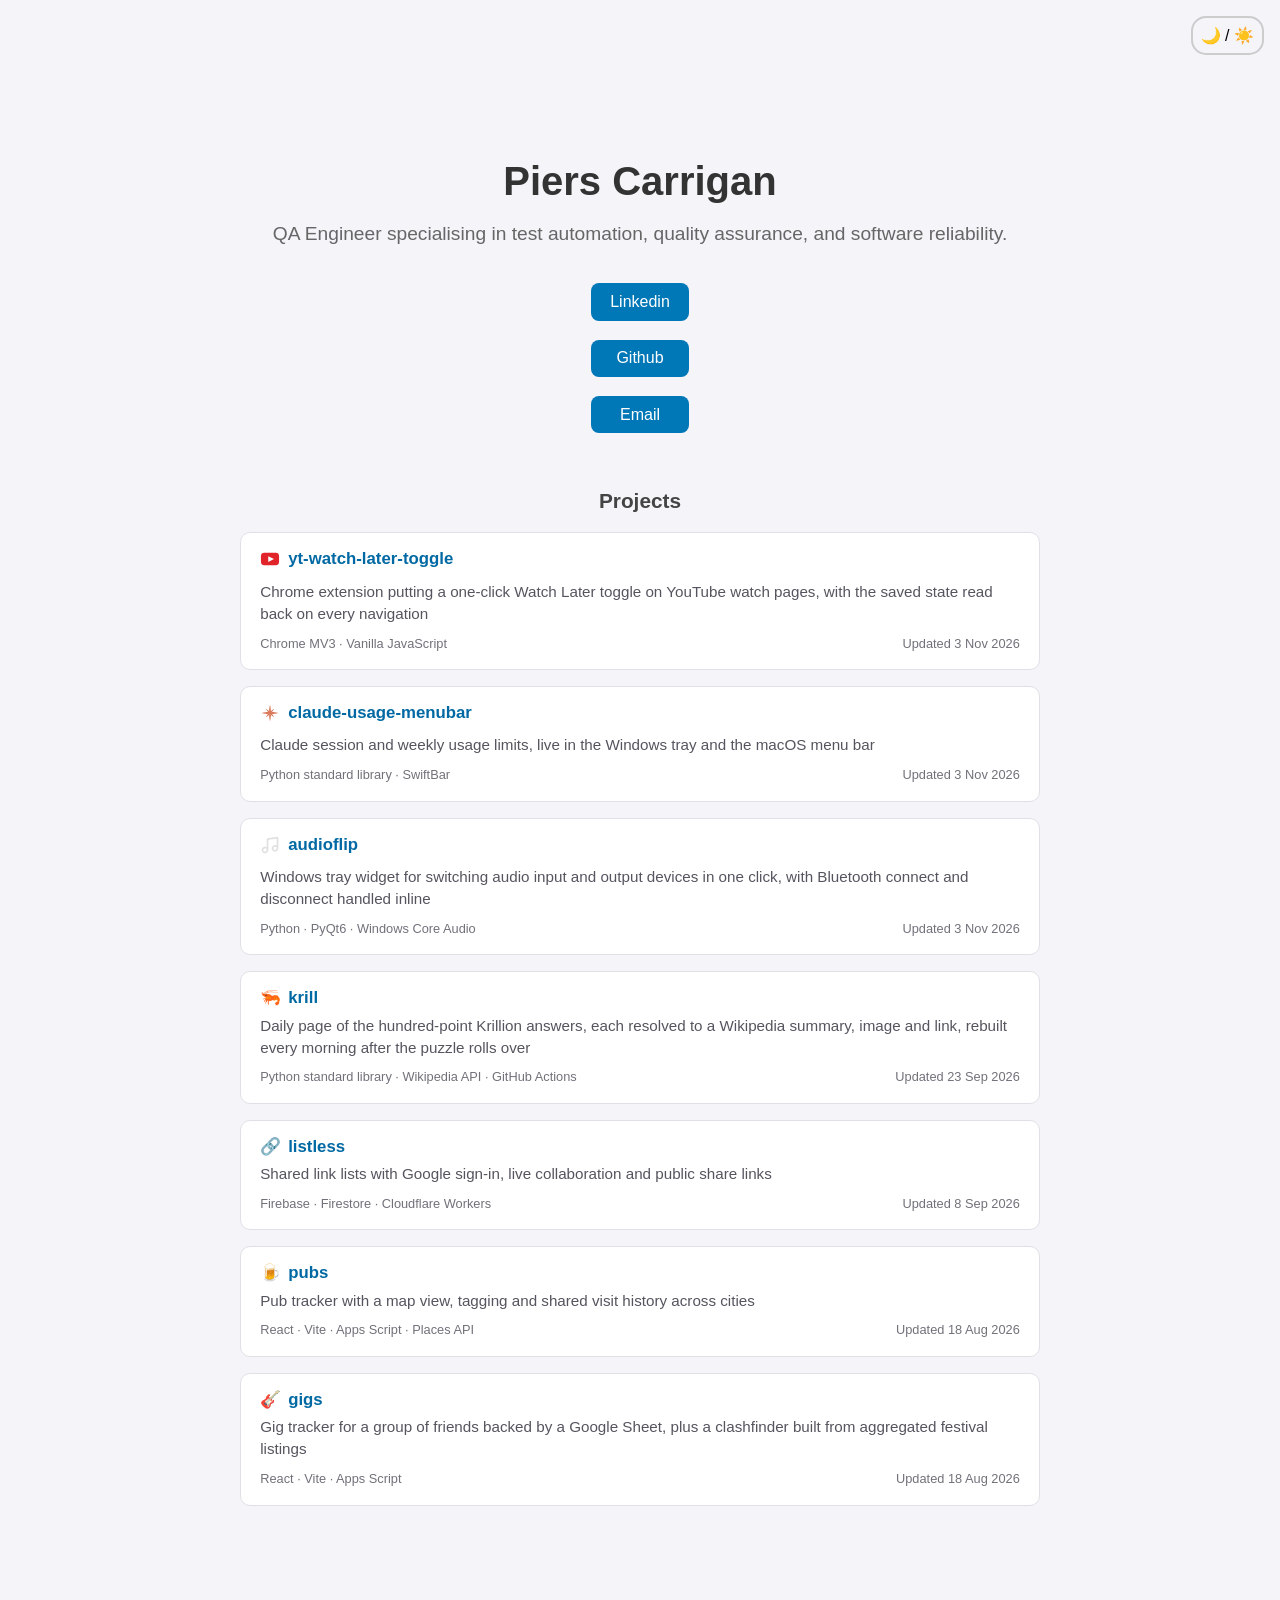
<file: index.html>
<!DOCTYPE html>

<html lang="en">
  <head>
    <meta charset="UTF-8" />
    <meta name="viewport" content="width=device-width, initial-scale=1.0" />
    <meta name="description" content="The official website of Piers Carrigan - professional profile, portfolio, and contact information." />
    <meta property="og:type" content="profile" />
    <meta property="og:title" content="Piers Carrigan - QA Engineer" />
    <meta
      property="og:description"
      content="The official website of Piers Carrigan - QA engineer, tester, and software quality specialist."
    />
    <meta property="og:url" content="https://piers.qa/" />
    <meta property="og:image" content="https://piers.qa/assets/favicon.png" />
    <meta name="twitter:card" content="summary" />
    <meta name="twitter:title" content="Piers Carrigan - QA Engineer" />
    <meta name="twitter:description" content="The official site of Piers Carrigan - QA engineer and software quality professional." />
    <meta name="twitter:image" content="https://piers.qa/assets/favicon.png" />
    <meta name="color-scheme" content="light dark" />
    <script>
      // Both run before first paint, which is why they live here and not at the
      // end of <body>.
      // The project list stays hidden until the live dates have sorted it, so it
      // never shows in its baked order (removed by the script further down).
      document.documentElement.classList.add("projects-pending");

      // The theme is decided here so a cold load paints in the right theme
      // straight away. Applied at the end of <body>, the page painted light and
      // then faded to dark through the body's background transition.
      (() => {
        let stored = null;
        try {
          stored = localStorage.getItem("theme");
        } catch {}
        const dark = stored ? stored === "dark" : window.matchMedia("(prefers-color-scheme: dark)").matches;
        document.documentElement.classList.toggle("dark", dark);
        document.documentElement.style.colorScheme = dark ? "dark" : "light";
      })();
    </script>
    <link rel="stylesheet" href="style.css" />
    <link rel="icon" href="assets/favicon.png" type="image/png" />
    <link rel="canonical" href="https://piers.qa/" />
    <script type="application/ld+json">
      {
        "@context": "https://schema.org",
        "@type": "Person",
        "name": "Piers Carrigan",
        "url": "https://piers.qa",
        "sameAs": ["https://www.linkedin.com/in/pierscarrigan/", "https://github.com/pjcc"]
      }
    </script>

    <title>Piers Carrigan - QA Engineer | piers.qa</title>
  </head>
  <body>
    <div class="container">
      <header>
        <button id="darkModeToggle" class="toggle-btn">🌙 / ☀️</button>
        <h1>Piers Carrigan</h1>
        <p class="intro">QA Engineer specialising in test automation, quality assurance, and software reliability.</p>
      </header>
      <main>
        <a href="https://www.linkedin.com/in/pierscarrigan/" class="btn" aria-label="Link to Piers Carrigan's Linkedin">Linkedin</a><br />
        <a href="https://github.com/pjcc" class="btn" aria-label="Link to Piers Carrigan's Github">Github</a><br />
        <a href="mailto:piers.carrigan+githubpages@gmail.com" class="btn" aria-label="Email link for Piers Carrigan">Email</a>

        <section class="portfolio" aria-labelledby="portfolio-heading">
          <h2 id="portfolio-heading">Projects</h2>
          <ul class="projects">
            <li class="project">
              <h3>
                <a href="https://github.com/pjcc/yt-watch-later-toggle"><img class="icon" src="assets/projects/youtube-play.svg" alt="" width="20" height="20" /><span>yt-watch-later-toggle</span></a>
              </h3>
              <p>Chrome extension putting a one-click Watch Later toggle on YouTube watch pages, with the saved state read back on every navigation</p>
              <p class="meta">
                <span class="tech">Chrome MV3 &middot; Vanilla JavaScript</span>
                <span class="updated">Updated <time datetime="2026-11-03T14:54:35Z" data-repo="yt-watch-later-toggle">3 Nov 2026</time></span>
              </p>
            </li>
            <li class="project">
              <h3>
                <a href="https://github.com/pjcc/claude-usage-menubar"><img class="icon" src="assets/projects/claude-usage.svg" alt="" width="20" height="20" /><span>claude-usage-menubar</span></a>
              </h3>
              <p>Claude session and weekly usage limits, live in the Windows tray and the macOS menu bar</p>
              <p class="meta">
                <span class="tech">Python standard library &middot; SwiftBar</span>
                <span class="updated">Updated <time datetime="2026-11-03T14:36:13Z" data-repo="claude-usage-menubar">3 Nov 2026</time></span>
              </p>
            </li>
            <li class="project">
              <h3>
                <a href="https://github.com/pjcc/audioflip"><img class="icon" src="assets/projects/audioflip.ico" alt="" width="20" height="20" /><span>audioflip</span></a>
              </h3>
              <p>Windows tray widget for switching audio input and output devices in one click, with Bluetooth connect and disconnect handled inline</p>
              <p class="meta">
                <span class="tech">Python &middot; PyQt6 &middot; Windows Core Audio</span>
                <span class="updated">Updated <time datetime="2026-11-03T14:32:23Z" data-repo="audioflip">3 Nov 2026</time></span>
              </p>
            </li>
            <li class="project">
              <h3>
                <a href="https://github.com/pjcc/krill"><span class="icon" aria-hidden="true">&#129424;</span><span>krill</span></a>
              </h3>
              <p>Daily page of the hundred-point Krillion answers, each resolved to a Wikipedia summary, image and link, rebuilt every morning after the puzzle rolls over</p>
              <p class="meta">
                <span class="tech">Python standard library &middot; Wikipedia API &middot; GitHub Actions</span>
                <span class="updated">Updated <time datetime="2026-09-23T11:34:44Z" data-repo="krill" data-author="pjcc">23 Sep 2026</time></span>
              </p>
            </li>
            <li class="project">
              <h3>
                <a href="https://github.com/pjcc/listless"><span class="icon" aria-hidden="true">&#128279;</span><span>listless</span></a>
              </h3>
              <p>Shared link lists with Google sign-in, live collaboration and public share links</p>
              <p class="meta">
                <span class="tech">Firebase &middot; Firestore &middot; Cloudflare Workers</span>
                <span class="updated">Updated <time datetime="2026-09-08T20:45:06Z" data-repo="listless">8 Sep 2026</time></span>
              </p>
            </li>
            <li class="project">
              <h3>
                <a href="https://github.com/pjcc/pubs"><span class="icon" aria-hidden="true">&#127866;</span><span>pubs</span></a>
              </h3>
              <p>Pub tracker with a map view, tagging and shared visit history across cities</p>
              <p class="meta">
                <span class="tech">React &middot; Vite &middot; Apps Script &middot; Places API</span>
                <span class="updated">Updated <time datetime="2026-08-18T14:26:42Z" data-repo="pubs">18 Aug 2026</time></span>
              </p>
            </li>
            <li class="project">
              <h3>
                <a href="https://github.com/pjcc/gigs"><span class="icon" aria-hidden="true">&#127928;</span><span>gigs</span></a>
              </h3>
              <p>Gig tracker for a group of friends backed by a Google Sheet, plus a clashfinder built from aggregated festival listings</p>
              <p class="meta">
                <span class="tech">React &middot; Vite &middot; Apps Script</span>
                <span class="updated">Updated <time datetime="2026-08-18T14:26:38Z" data-repo="gigs">18 Aug 2026</time></span>
              </p>
            </li>
          </ul>
        </section>
      </main>
      <footer></footer>
    </div>
    <script>
      // The commit dates are baked into the markup so the cards are right with
      // no JS and when the API is unreachable or rate-limited. This refreshes
      // them from GitHub when it answers, so they cannot silently go stale.
      (() => {
        const list = document.querySelector(".projects");
        const stamp = (li) => li.querySelector("time")?.getAttribute("datetime") || "";

        // Newest first. The list stays hidden (projects-pending, set in <head>)
        // until the live dates have settled, so it appears once in its final
        // order rather than painting the baked order and then reshuffling.
        const sortCards = () => {
          [...list.children]
            .sort((a, b) => stamp(b).localeCompare(stamp(a)))
            .forEach((li) => list.appendChild(li));
        };
        const reveal = () => document.documentElement.classList.remove("projects-pending");

        const times = [...document.querySelectorAll("time[data-repo]")];
        const show = (el, iso) => {
          const when = new Date(iso);
          if (isNaN(when)) return;
          el.setAttribute("datetime", when.toISOString());
          el.textContent = when.toLocaleDateString("en-GB", { day: "numeric", month: "short", year: "numeric" });
        };

        // Unauthenticated API calls are capped at 60 an hour per IP and each
        // load spends one per card, so a handful of reloads can exhaust it.
        // Fetched dates are cached: within CACHE_TTL a reload makes no calls,
        // and after it a failed fetch falls back to the last date seen, which
        // is newer than the baked one. Cached dates only ever move a card later.
        const CACHE_KEY = "projectDates";
        const CACHE_TTL = 15 * 60 * 1000;
        let cache = { at: 0, dates: {} };
        try {
          const saved = JSON.parse(localStorage.getItem(CACHE_KEY));
          if (saved && saved.dates && typeof saved.dates === "object") cache = saved;
        } catch {}
        times.forEach((el) => {
          const cached = cache.dates[el.dataset.repo];
          if (new Date(cached) > new Date(el.getAttribute("datetime"))) show(el, cached);
        });

        sortCards();

        if (Date.now() - cache.at < CACHE_TTL) {
          reveal();
          return;
        }

        // A slow API must not keep the list hidden: after this long, abort any
        // fetch still in flight and show whatever has arrived plus baked dates.
        const controller = new AbortController();
        const timeout = setTimeout(() => controller.abort(), 2500);

        // data-author limits a card to that user's commits, for repos where a
        // bot commits on a schedule and would otherwise pass for real activity.
        Promise.allSettled(
          times.map((el) =>
            fetch(
              `https://api.github.com/repos/pjcc/${el.dataset.repo}/commits?per_page=1` +
                (el.dataset.author ? `&author=${el.dataset.author}` : ""),
              { signal: controller.signal },
            )
              .then((res) => (res.ok ? res.json() : Promise.reject(res.status)))
              .then(([commit]) => {
                const iso = commit.commit.committer.date;
                if (isNaN(new Date(iso))) return Promise.reject("bad date");
                show(el, iso);
                cache.dates[el.dataset.repo] = iso;
              }),
          ),
        ).then((results) => {
          clearTimeout(timeout);
          try {
            // only a complete refresh restarts the TTL; a partial one retries next load
            if (results.every((r) => r.status === "fulfilled")) cache.at = Date.now();
            localStorage.setItem(CACHE_KEY, JSON.stringify(cache));
          } catch {}
          // one re-sort once every card has settled, not one per card
          sortCards();
          reveal();
        });
      })();
    </script>

    <script>
      const root = document.documentElement;
      const toggleBtn = document.getElementById("darkModeToggle");

      // The theme itself was applied in <head>; this reads it back.
      const isDark = root.classList.contains("dark");

      // Set initial accessibility attributes
      toggleBtn.setAttribute("aria-pressed", isDark);
      toggleBtn.setAttribute("aria-label", isDark ? "Switch to light mode" : "Switch to dark mode");
      // toggleBtn.textContent = isDark ? "☀️" : "🌙";

      // Handle toggle click
      toggleBtn.addEventListener("click", () => {
        const nowDark = !root.classList.contains("dark");

        root.classList.toggle("dark", nowDark);
        root.style.colorScheme = nowDark ? "dark" : "light";
        try {
          localStorage.setItem("theme", nowDark ? "dark" : "light");
        } catch {}

        // Update ARIA attributes and icon
        toggleBtn.setAttribute("aria-pressed", nowDark);
        toggleBtn.setAttribute("aria-label", nowDark ? "Switch to light mode" : "Switch to dark mode");
        // toggleBtn.textContent = nowDark ? "☀️" : "🌙";
      });
    </script>
  </body>
</html>
<!-- https://github.com/pjcc/pjcc.github.io -->
</file>
<file: style.css>
/* Light mode */
body {
  margin: 100px;
  font-family: "Segoe UI", sans-serif;
  background: #f4f4f9;
  color: #333;
  transition: background 1s, color 1s;
}

.container {
  max-width: 800px;
  margin: 0 auto;
  padding: 2rem;
  text-align: center;
}

header h1 {
  font-size: 2.5rem;
  margin-bottom: 0.5rem;
}

header p {
  font-size: 1.2rem;
  color: #666;
}

.btn {
  display: inline-block;
  margin-top: 1.2rem;
  padding: 0.6rem 1.2rem;
  background: #0077b6;
  color: #fff;
  text-decoration: none;
  border-radius: 8px;
  transition: background 0.3s;
  min-width: 60px;
}

.btn:hover {
  background: #005c8e;
}

footer {
  margin-top: 3rem;
  font-size: 0.9rem;
  color: #888;
}

.toggle-btn {
  position: absolute;
  top: 1rem;
  right: 1rem;
  background: none;
  border: 2px solid #ccc;
  padding: 0.5rem 0.5rem;
  border-radius: 15px;
  cursor: pointer;
  font-size: 1rem;
}

.toggle-btn:hover {
  background: #e1eff2;
}

/* Portfolio */
.portfolio {
  margin-top: 3.5rem;
  text-align: left;
}

.portfolio h2 {
  font-size: 1.3rem;
  margin: 0 0 1.2rem;
  text-align: center;
  color: #444;
}

.projects {
  list-style: none;
  margin: 0;
  padding: 0;
  display: grid;
  gap: 1rem;
  transition: opacity 0.4s ease;
}

/* Hidden while the live commit dates load, so the cards appear once in their
   final order instead of reshuffling. Only JS sets this class, so with JS off
   the list shows straight away. */
.projects-pending .projects {
  opacity: 0;
}

@media (prefers-reduced-motion: reduce) {
  .projects {
    transition: none;
  }
}

.project {
  padding: 1rem 1.2rem;
  border: 1px solid #e0e0e6;
  border-radius: 10px;
  background: #fff;
  transition: border-color 0.3s, background 1s;
}

.project:hover {
  border-color: #0077b6;
}

.project h3 {
  margin: 0 0 0.4rem;
  font-size: 1.05rem;
}

.project h3 a {
  display: inline-flex;
  align-items: center;
  gap: 0.5rem;
  color: #0069a3;
  text-decoration: none;
}

/* Emoji and raster icons sit on the same 1.25rem box so the names line up */
.project .icon {
  flex: 0 0 auto;
  width: 1.25rem;
  height: 1.25rem;
  font-size: 1.05rem;
  line-height: 1.25rem;
  text-align: center;
}

img.icon {
  object-fit: contain;
}

.project h3 a:hover span:last-child {
  text-decoration: underline;
}

.project p {
  margin: 0;
  font-size: 0.95rem;
  color: #55555f;
  line-height: 1.45;
}

.project .meta {
  display: flex;
  justify-content: space-between;
  align-items: baseline;
  gap: 0.75rem 1rem;
  flex-wrap: wrap;
  margin-top: 0.6rem;
  font-size: 0.8rem;
  color: #71717a;
}

.project .updated {
  white-space: nowrap;
}

/* Keyboard focus, in both themes */
a:focus-visible,
button:focus-visible {
  outline: 3px solid #0077b6;
  outline-offset: 3px;
}

/* The 100px body margin leaves too little room for the cards on a phone */
@media (max-width: 600px) {
  body {
    margin: 2rem 1rem;
  }

  .container {
    padding: 1rem 0;
  }
}

/* Dark mode */
html.dark body {
  background: #121212;
  color: #e0e0e0;
}

html.dark header p,
html.dark footer {
  color: #aaa;
}

html.dark .btn {
  background: #0077b6;
}

html.dark .btn:hover {
  background: #005c8e;
}

html.dark .toggle-btn {
  border-color: #555;
  color: #e0e0e0;
}

html.dark .toggle-btn:hover {
  background: #3b4142;
}

html.dark .portfolio h2 {
  color: #ccc;
}

html.dark .project {
  background: #1b1b1b;
  border-color: #333;
}

html.dark .project:hover {
  border-color: #4db8e8;
}

html.dark .project h3 a {
  color: #5cc2ef;
}

html.dark .project p {
  color: #b8b8b8;
}

html.dark .project .meta {
  color: #8a8a8a;
}

html.dark a:focus-visible,
html.dark button:focus-visible {
  outline-color: #5cc2ef;
}
</file>
